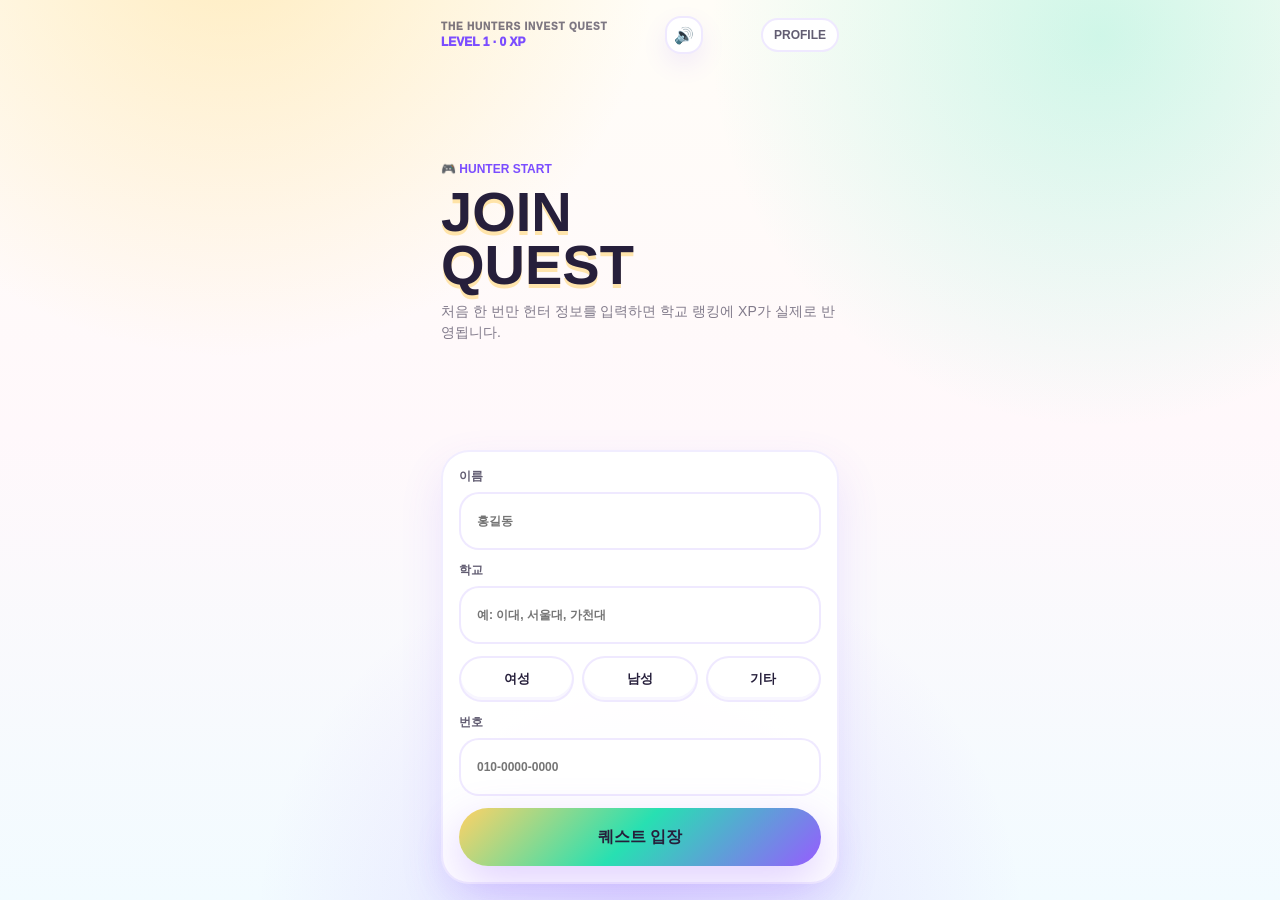
<file: index.html>
<!doctype html>
<html lang="ko">
  <head>
    <meta charset="UTF-8" />
    <meta name="viewport" content="width=device-width, initial-scale=1.0" />
    <title>The Hunters | TODAY QUEST</title>
    <link rel="stylesheet" href="./today-invest.css" />
  </head>
  <body>
    <div id="app"></div>
    <script type="module" src="./today-invest.js"></script>
  </body>
</html>
</file>
<file: today-invest.css>
:root {
  color: #261f3b;
  background: #fff8fb;
  font-family:
    Inter, Pretendard, -apple-system, BlinkMacSystemFont, "Segoe UI", sans-serif;
}

* {
  box-sizing: border-box;
}

body {
  min-height: 100vh;
  margin: 0;
  background:
    radial-gradient(circle at 18% -8%, rgba(255, 209, 102, 0.38), transparent 30%),
    radial-gradient(circle at 86% 4%, rgba(39, 224, 178, 0.22), transparent 28%),
    radial-gradient(circle at 50% 104%, rgba(151, 92, 255, 0.18), transparent 34%),
    linear-gradient(180deg, #fffdf7 0%, #fff8fb 48%, #f2fbff 100%);
  overflow-x: hidden;
}

button,
input,
textarea {
  font: inherit;
}

button {
  cursor: pointer;
}

.app-shell {
  width: min(100%, 430px);
  min-height: 100svh;
  margin: 0 auto;
  padding: 16px;
  display: flex;
  align-items: stretch;
}

.screen {
  width: 100%;
  min-height: calc(100svh - 32px);
  display: flex;
  flex-direction: column;
  justify-content: space-between;
  gap: 16px;
  animation: screenIn 260ms ease both;
}

.topbar {
  display: flex;
  align-items: center;
  justify-content: space-between;
  min-height: 36px;
  gap: 8px;
}

.brand {
  color: rgba(38, 31, 59, 0.6);
  font-size: 10px;
  font-weight: 950;
  letter-spacing: 0.08em;
}

.hunter-level {
  margin-top: 3px;
  color: #7b4dff;
  font-size: 12px;
  font-weight: 950;
}

.progress-pill,
.mini-pill {
  border: 2px solid rgba(123, 77, 255, 0.12);
  border-radius: 999px;
  background: #ffffff;
  color: rgba(38, 31, 59, 0.72);
  font-size: 12px;
  font-weight: 800;
  padding: 8px 11px;
}

.sound-toggle {
  width: 38px;
  height: 38px;
  border: 2px solid rgba(123, 77, 255, 0.12);
  border-radius: 16px;
  background: #ffffff;
  color: #261f3b;
  box-shadow: 0 10px 24px rgba(123, 77, 255, 0.1);
}

.hero {
  display: grid;
  gap: 10px;
}

.eyebrow {
  color: #7b4dff;
  font-size: 12px;
  font-weight: 900;
}

h1,
h2 {
  margin: 0;
  letter-spacing: 0;
}

h1 {
  font-size: clamp(38px, 12vw, 56px);
  line-height: 0.94;
  text-shadow: 0 4px 0 rgba(255, 209, 102, 0.52);
}

h2 {
  font-size: 27px;
  line-height: 1.14;
}

.subtitle,
.muted {
  color: rgba(38, 31, 59, 0.58);
}

.subtitle {
  margin: 0;
  font-size: 14px;
  line-height: 1.45;
}

.card-grid,
.option-list,
.ranking-list,
.result-grid {
  display: grid;
  gap: 10px;
}

.feature-card,
.option-button,
.ranking-card,
.stat-card,
.match-card,
.admin-panel,
.notice-card {
  border: 2px solid rgba(123, 77, 255, 0.1);
  border-radius: 26px;
  background: rgba(255, 255, 255, 0.94);
  box-shadow: 0 18px 44px rgba(123, 77, 255, 0.12), inset 0 -4px 0 rgba(123, 77, 255, 0.04);
  animation: cardIn 280ms ease both;
}

.feature-card {
  min-height: 58px;
  padding: 16px;
  display: flex;
  align-items: center;
  justify-content: space-between;
  font-size: 17px;
  font-weight: 900;
  position: relative;
  overflow: hidden;
}

.feature-card.done {
  border-color: rgba(255, 209, 102, 0.8);
  background: linear-gradient(135deg, rgba(255, 246, 204, 0.98), rgba(237, 229, 255, 0.96));
}

.quest-blocks {
  display: flex;
  gap: 6px;
}

.quest-blocks span {
  width: 30px;
  height: 14px;
  border: 2px solid rgba(123, 77, 255, 0.16);
  border-radius: 4px;
  background: rgba(123, 77, 255, 0.08);
}

.quest-blocks span.filled {
  background: linear-gradient(135deg, #ffd166, #27e0b2);
  box-shadow: 0 0 18px rgba(39, 224, 178, 0.24);
}

.level-card {
  border: 2px solid rgba(123, 77, 255, 0.1);
  border-radius: 26px;
  background: rgba(255, 255, 255, 0.94);
  padding: 14px;
  display: grid;
  gap: 10px;
  box-shadow: 0 18px 44px rgba(123, 77, 255, 0.12);
}

.level-card div:first-child {
  display: flex;
  align-items: center;
  justify-content: space-between;
  gap: 12px;
}

.level-card strong {
  color: #7b4dff;
  font-size: 18px;
  font-weight: 950;
}

.level-card span {
  color: rgba(38, 31, 59, 0.58);
  font-size: 12px;
  font-weight: 800;
}

.xp-bar {
  height: 10px;
  border-radius: 999px;
  background: rgba(123, 77, 255, 0.08);
  overflow: hidden;
}

.xp-bar span {
  display: block;
  height: 100%;
  border-radius: inherit;
  background: linear-gradient(90deg, #975cff, #27e0b2, #ffd166);
}

.badge-rack {
  display: flex;
  gap: 7px;
  overflow: hidden;
}

.badge-rack.expanded {
  flex-wrap: wrap;
}

.badge-rack span {
  flex: 0 0 auto;
  border: 2px solid rgba(123, 77, 255, 0.1);
  border-radius: 999px;
  background: #ffffff;
  color: rgba(38, 31, 59, 0.52);
  padding: 7px 9px;
  font-size: 11px;
  font-weight: 900;
}

.badge-rack span.earned {
  border-color: rgba(255, 209, 102, 0.46);
  background: rgba(255, 209, 102, 0.14);
  color: #ffd166;
}

.battle-arena {
  display: grid;
  grid-template-columns: 1fr auto 1fr;
  align-items: center;
  gap: 10px;
}

.battle-card {
  min-height: 190px;
  border: 2px solid rgba(123, 77, 255, 0.12);
  border-radius: 30px;
  background:
    linear-gradient(160deg, rgba(237, 229, 255, 0.98), rgba(255, 255, 255, 0.98) 58%),
    #ffffff;
  color: #261f3b;
  display: grid;
  align-content: center;
  justify-items: center;
  gap: 10px;
  box-shadow: 0 22px 44px rgba(123, 77, 255, 0.13);
  transition:
    transform 160ms ease,
    box-shadow 160ms ease,
    border-color 160ms ease;
}

.battle-card:nth-child(3) {
  background:
    linear-gradient(160deg, rgba(220, 255, 247, 0.98), rgba(255, 255, 255, 0.98) 58%),
    #ffffff;
}

.battle-card span {
  font-size: 21px;
  font-weight: 950;
}

.battle-card small {
  color: rgba(38, 31, 59, 0.5);
  font-size: 10px;
  font-weight: 950;
}

.battle-card.selected {
  transform: translateY(-10px) scale(1.04);
  border-color: rgba(255, 209, 102, 0.66);
  box-shadow: 0 0 34px rgba(255, 209, 102, 0.28), 0 24px 48px rgba(123, 77, 255, 0.16);
}

.vs-badge {
  width: 44px;
  height: 44px;
  border-radius: 50%;
  display: grid;
  place-items: center;
  background: linear-gradient(135deg, #ffd166, #975cff);
  color: #261f3b;
  font-weight: 950;
  box-shadow: 0 12px 28px rgba(151, 92, 255, 0.28);
}

.option-button {
  width: 100%;
  min-height: 62px;
  padding: 16px 18px;
  color: #261f3b;
  text-align: left;
  font-size: 18px;
  font-weight: 900;
  transition:
    transform 140ms ease,
    border-color 160ms ease,
    background 160ms ease,
    box-shadow 160ms ease;
}

.option-button:active,
.primary-button:active,
.secondary-button:active,
.icon-button:active {
  transform: scale(1.05);
}

.option-button.selected {
  border-color: rgba(151, 92, 255, 0.95);
  background: linear-gradient(135deg, rgba(237, 229, 255, 0.98), rgba(220, 255, 247, 0.98));
  box-shadow: 0 0 28px rgba(151, 92, 255, 0.26), inset 0 0 24px rgba(255, 255, 255, 0.04);
}

.pop-selected {
  animation: popCard 300ms cubic-bezier(0.2, 1.4, 0.35, 1) both;
}

.option-button.compact {
  min-height: 52px;
  font-size: 15px;
}

.button-row {
  display: grid;
  grid-template-columns: 1fr 1fr;
  gap: 10px;
}

.primary-button,
.secondary-button,
.icon-button {
  border: 0;
  border-radius: 999px;
  min-height: 58px;
  padding: 0 18px;
  font-weight: 950;
  transition:
    transform 160ms ease,
    opacity 160ms ease,
    box-shadow 160ms ease;
}

.primary-button {
  color: #261f3b;
  background: linear-gradient(135deg, #ffd166, #27e0b2 48%, #975cff);
  box-shadow: 0 16px 44px rgba(151, 92, 255, 0.28);
}

.secondary-button {
  color: #261f3b;
  background: #ffffff;
  border: 2px solid rgba(123, 77, 255, 0.14);
}

.icon-button {
  min-height: 40px;
  border-radius: 999px;
  color: #261f3b;
  background: #ffffff;
}

.feedback {
  min-height: 28px;
  color: #ffd166;
  font-weight: 950;
  text-align: center;
  opacity: 0;
  transform: translateY(4px);
  transition:
    opacity 160ms ease,
    transform 160ms ease;
}

.feedback.show {
  opacity: 1;
  transform: translateY(0);
}

.input-wrap {
  display: grid;
  gap: 10px;
}

.profile-card {
  display: grid;
  gap: 12px;
  border: 2px solid rgba(123, 77, 255, 0.1);
  border-radius: 28px;
  background: rgba(255, 255, 255, 0.94);
  padding: 16px;
  box-shadow: 0 18px 44px rgba(123, 77, 255, 0.12);
}

.profile-card label {
  display: grid;
  gap: 7px;
  color: rgba(38, 31, 59, 0.72);
  font-size: 12px;
  font-weight: 950;
}

.gender-grid {
  display: grid;
  grid-template-columns: repeat(3, 1fr);
  gap: 8px;
}

.cute-radio {
  min-height: 46px;
  display: grid !important;
  place-items: center;
  border: 2px solid rgba(123, 77, 255, 0.12);
  border-radius: 999px;
  background: #ffffff;
  color: #261f3b !important;
  font-size: 13px !important;
  box-shadow: inset 0 -3px 0 rgba(123, 77, 255, 0.05);
}

.cute-radio input {
  position: absolute;
  opacity: 0;
}

.cute-radio.checked,
.cute-radio:has(input:checked) {
  border-color: rgba(123, 77, 255, 0.44);
  background: linear-gradient(135deg, #fff2bd, #e9fff9);
}

.text-input,
.admin-input,
.admin-textarea {
  width: 100%;
  border: 2px solid rgba(123, 77, 255, 0.12);
  border-radius: 20px;
  background: #ffffff;
  color: #261f3b;
  outline: 0;
}

.text-input {
  min-height: 58px;
  padding: 0 16px;
  font-weight: 850;
}

.ranking-card {
  min-height: 56px;
  padding: 13px 15px;
  display: flex;
  align-items: center;
  justify-content: space-between;
  gap: 10px;
}

.ranking-screen {
  gap: 10px;
}

.school-form {
  display: grid;
  grid-template-columns: 1fr 84px;
  gap: 8px;
}

.school-input {
  min-height: 48px;
}

.school-save {
  min-height: 48px;
  border-radius: 18px;
}

.compact-rankings {
  gap: 7px;
}

.compact-rankings .ranking-card {
  min-height: 48px;
  padding: 10px 12px;
}

.ranking-card.podium {
  border-color: rgba(255, 209, 102, 0.5);
  background: linear-gradient(135deg, rgba(151, 92, 255, 0.22), rgba(255, 209, 102, 0.12));
}

.ranking-card.rank-1 {
  box-shadow: 0 0 28px rgba(255, 209, 102, 0.24), 0 18px 44px rgba(123, 77, 255, 0.12);
}

.ranking-card.rank-2 {
  border-color: rgba(220, 230, 255, 0.38);
}

.ranking-card.rank-3 {
  border-color: rgba(211, 148, 86, 0.44);
}

.ranking-card.current {
  border-color: rgba(216, 188, 114, 0.72);
  background: rgba(216, 188, 114, 0.13);
}

.pinned-school {
  box-shadow: 0 0 0 3px rgba(216, 188, 114, 0.12), 0 18px 44px rgba(123, 77, 255, 0.12);
}

.rank-title {
  font-size: 16px;
  font-weight: 950;
}

.rank-points {
  color: #ffd166;
  font-size: 14px;
  font-weight: 950;
}

.rising-section {
  border: 2px solid rgba(123, 77, 255, 0.1);
  border-radius: 26px;
  background: rgba(255, 255, 255, 0.94);
  padding: 12px;
  display: grid;
  gap: 8px;
}

.section-title {
  color: #27e0b2;
  font-size: 14px;
  font-weight: 950;
}

.rising-row {
  display: grid;
  grid-template-columns: 44px 1fr auto;
  gap: 8px;
  align-items: center;
  color: rgba(38, 31, 59, 0.7);
  font-size: 13px;
}

.rising-row strong,
.rising-row em {
  color: #261f3b;
  font-style: normal;
  font-weight: 950;
}

.notice-card {
  padding: 14px;
  color: rgba(38, 31, 59, 0.7);
  font-size: 14px;
  line-height: 1.4;
}

.result-grid {
  grid-template-columns: 1fr 1fr;
}

.stat-card {
  padding: 14px;
}

.stat-label {
  color: rgba(38, 31, 59, 0.54);
  font-size: 12px;
}

.stat-value {
  margin-top: 6px;
  color: #261f3b;
  font-size: 20px;
  font-weight: 950;
}

.match-card {
  padding: 20px;
  display: grid;
  gap: 13px;
}

.swipe-card {
  min-height: 330px;
  align-content: center;
  position: relative;
  overflow: hidden;
  border-radius: 30px;
  background:
    linear-gradient(180deg, rgba(237, 229, 255, 0.98), transparent 48%),
    #ffffff;
}

.swipe-card::before,
.swipe-card::after {
  content: "";
  position: absolute;
  left: 18px;
  right: 18px;
  height: 2px;
  background: linear-gradient(90deg, transparent, rgba(255, 209, 102, 0.8), transparent);
}

.swipe-card::before {
  top: 18px;
}

.swipe-card::after {
  bottom: 18px;
}

.swipe-card h3 {
  margin: 0;
  font-size: 26px;
  line-height: 1.1;
}

.type-chip {
  width: fit-content;
  border-radius: 999px;
  padding: 8px 11px;
  background: rgba(39, 224, 178, 0.12);
  color: #27e0b2;
  font-weight: 950;
}

.stock-stack {
  display: grid;
  gap: 7px;
}

.stock-stack span {
  color: rgba(38, 31, 59, 0.54);
  font-size: 12px;
  font-weight: 900;
}

.stock-stack strong {
  width: fit-content;
  border-radius: 12px;
  padding: 7px 10px;
  background: rgba(123, 77, 255, 0.08);
}

.pass-button {
  color: rgba(38, 31, 59, 0.76);
}

.match-button {
  color: #261f3b;
}

.match-score {
  width: fit-content;
  border-radius: 999px;
  padding: 8px 11px;
  background: rgba(151, 92, 255, 0.18);
  color: #7b4dff;
  font-weight: 950;
}

.match-line {
  display: flex;
  justify-content: space-between;
  gap: 14px;
  color: rgba(38, 31, 59, 0.64);
  font-size: 14px;
}

.match-line strong {
  color: #261f3b;
}

.quiz-meta {
  display: flex;
  justify-content: space-between;
  gap: 10px;
  color: rgba(38, 31, 59, 0.48);
  font-size: 11px;
}

.stale {
  color: #ffd166;
  font-weight: 900;
}

.admin-panel {
  padding: 14px;
  display: grid;
  gap: 9px;
}

.admin-panel h3 {
  margin: 0;
  font-size: 15px;
}

.admin-ranking {
  max-height: 42svh;
  overflow: auto;
}

.admin-school-row {
  border-top: 1px solid rgba(123, 77, 255, 0.1);
  padding: 11px 0;
  display: grid;
  gap: 8px;
}

.admin-school-row:first-of-type {
  border-top: 0;
}

.admin-school-row strong {
  display: block;
  font-size: 14px;
}

.admin-school-row span {
  color: rgba(38, 31, 59, 0.52);
  font-size: 11px;
}

.admin-school-row dl {
  margin: 0;
  display: grid;
  grid-template-columns: repeat(4, 1fr);
  gap: 6px;
}

.admin-school-row dt {
  color: rgba(38, 31, 59, 0.5);
  font-size: 10px;
}

.admin-school-row dd {
  margin: 2px 0 0;
  font-size: 12px;
  font-weight: 900;
}

.custom-badge {
  display: inline-block;
  width: fit-content;
  margin-top: 4px;
  border-radius: 999px;
  padding: 3px 7px;
  background: rgba(151, 92, 255, 0.18);
  color: #7b4dff !important;
  font-weight: 900;
}

.admin-input,
.admin-textarea {
  padding: 11px 12px;
  font-size: 13px;
}

.admin-textarea {
  min-height: 70px;
  resize: vertical;
}

.footer-link {
  align-self: center;
  border: 0;
  background: transparent;
  color: rgba(38, 31, 59, 0.48);
  font-size: 12px;
  text-decoration: underline;
}

.confetti-burst {
  pointer-events: none;
  position: fixed;
  inset: 0;
  z-index: 20;
}

.confetti-burst i {
  position: absolute;
  left: 50%;
  top: 42%;
  width: 8px;
  height: 14px;
  border-radius: 2px;
  background: hsl(calc(var(--i) * 31), 90%, 62%);
  transform: rotate(calc(var(--i) * 26deg));
  animation: confetti 680ms ease-out forwards;
}

@keyframes screenIn {
  from {
    opacity: 0;
    transform: translateY(10px);
  }

  to {
    opacity: 1;
    transform: translateY(0);
  }
}

@keyframes cardIn {
  from {
    opacity: 0;
    transform: translateY(14px);
  }

  to {
    opacity: 1;
    transform: translateY(0);
  }
}

@keyframes popCard {
  0% {
    transform: scale(1);
  }

  55% {
    transform: translateY(-8px) scale(1.06);
  }

  100% {
    transform: translateY(-4px) scale(1.02);
  }
}

@keyframes confetti {
  to {
    opacity: 0;
    transform: translate(
        calc((var(--i) - 7) * 18px),
        calc(-80px + (var(--i) % 4) * 38px)
      )
      rotate(calc(var(--i) * 55deg));
  }
}

@media (max-height: 720px) {
  .app-shell {
    padding: 12px;
  }

  .screen {
    min-height: calc(100svh - 24px);
    gap: 10px;
  }

  h1 {
    font-size: 38px;
  }

  h2 {
    font-size: 23px;
  }

  .option-button {
    min-height: 54px;
    padding: 13px 15px;
    font-size: 16px;
  }

  .feature-card,
  .ranking-card {
    min-height: 50px;
    padding: 12px 14px;
  }
}
</file>
